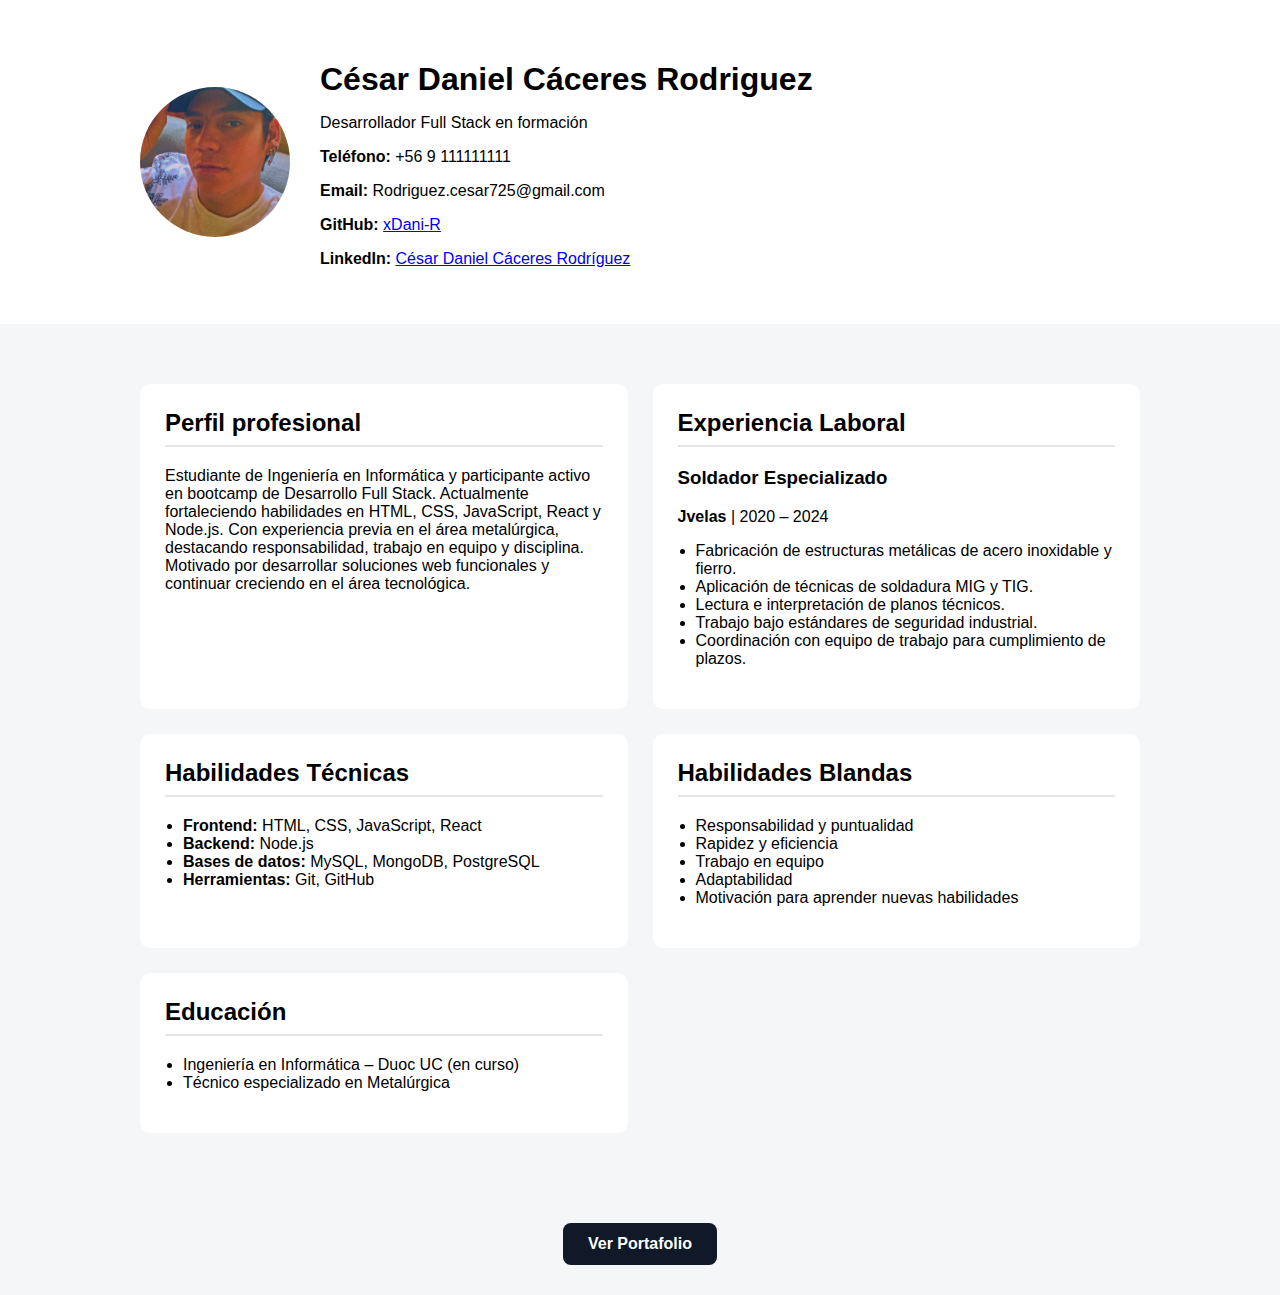
<file: html/index.html>
<!DOCTYPE html>
<html lang="es">

    <head>
        <meta charset="UTF-8">
        <meta name="viewport" content="width=device-width, initial-scale=1.0">
        <title>Currículum Vitae - César Cáceres</title>
        <!-- Enlazar el archivo CSS para estilos -->
        <link rel="stylesheet" href="/css/style_cv.css">
    </head>

    <body>
        <!-- ================= HEADER ================= -->
        <!-- Contiene la información principal: foto + datos personales -->
        <header>
            <div class="datos-personales"> <!-- Contenedor flexible (flexbox) -->

                <!-- Imagen de perfil -->
                <img class="foto-perfil" src="/img/foto_perfil.JPG" alt="Foto de perfil" width="130" height="210">

                <!-- Bloque de información personal -->
                <div class="informacion">
                    <h1>César Daniel Cáceres Rodriguez</h1>
                    <p>Desarrollador Full Stack en formación</p>

                    <!-- Datos de contacto -->
                    <div>
                        <p><strong>Teléfono:</strong> +56 9 111111111</p>
                        <p><strong>Email:</strong> Rodriguez.cesar725@gmail.com</p>
                        <p><strong>GitHub:</strong> <a href="https://github.com/xDani-R" target="_blank">xDani-R</a></p>
                        <p><strong>LinkedIn:</strong> <a
                                href="https://www.linkedin.com/in/c%C3%A9sar-c%C3%A1ceres-rodr%C3%ADguez/"
                                target="_blank">César Daniel Cáceres Rodríguez</a></p>
                    </div>
                </div>
            </div>
        </header>

        <!-- ================= MAIN ================= -->
        <!-- Contiene todas las secciones del CV -->
        <main>
            <div class="contenido"> <!-- Contenedor general con Grid -->

                <!-- Tarjeta: Perfil profesional -->
                <section class="tarjeta">
                    <h2>Perfil profesional</h2>
                    <p>
                        Estudiante de Ingeniería en Informática y participante activo en bootcamp de Desarrollo Full
                        Stack.
                        Actualmente fortaleciendo habilidades en HTML, CSS, JavaScript, React y Node.js.
                        Con experiencia previa en el área metalúrgica, destacando responsabilidad, trabajo en equipo y
                        disciplina.
                        Motivado por desarrollar soluciones web funcionales y continuar creciendo en el área
                        tecnológica.
                    </p>
                </section>

                <!-- Tarjeta: Experiencia laboral -->
                <section class="tarjeta">
                    <h2>Experiencia Laboral</h2>
                    <h3>Soldador Especializado</h3>
                    <p><strong>Jvelas</strong> | 2020 – 2024</p>
                    <ul>
                        <li>Fabricación de estructuras metálicas de acero inoxidable y fierro.</li>
                        <li>Aplicación de técnicas de soldadura MIG y TIG.</li>
                        <li>Lectura e interpretación de planos técnicos.</li>
                        <li>Trabajo bajo estándares de seguridad industrial.</li>
                        <li>Coordinación con equipo de trabajo para cumplimiento de plazos.</li>
                    </ul>
                </section>

                <!-- Tarjeta: Habilidades técnicas -->
                <section class="tarjeta">
                    <h2>Habilidades Técnicas</h2>
                    <ul>
                        <li><strong>Frontend:</strong> HTML, CSS, JavaScript, React</li>
                        <li><strong>Backend:</strong> Node.js</li>
                        <li><strong>Bases de datos:</strong> MySQL, MongoDB, PostgreSQL</li>
                        <li><strong>Herramientas:</strong> Git, GitHub</li>

                    </ul>
                </section>

                <!-- Tarjeta: Habilidades blandas -->
                <section class="tarjeta">
                    <h2>Habilidades Blandas</h2>
                    <ul>
                        <li>Responsabilidad y puntualidad</li>
                        <li>Rapidez y eficiencia</li>
                        <li>Trabajo en equipo</li>
                        <li>Adaptabilidad</li>
                        <li>Motivación para aprender nuevas habilidades</li>
                    </ul>
                </section>

                <!-- Tarjeta: Educación -->
                <section class="tarjeta">
                    <h2>Educación</h2>
                    <ul>
                        <li>Ingeniería en Informática – Duoc UC (en curso)</li>
                        <li>Técnico especializado en Metalúrgica</li>
                    </ul>
                </section>
            </div>
        </main>

        <!-- ================= FOOTER ================= -->
        <!-- Botón que lleva al portafolio -->
        <footer class="footer">
            <a href="/html/portafolio.html" target="_self" class="btn-portafolio">
                Ver Portafolio
            </a>
        </footer>
    </body>
</html>
</file>
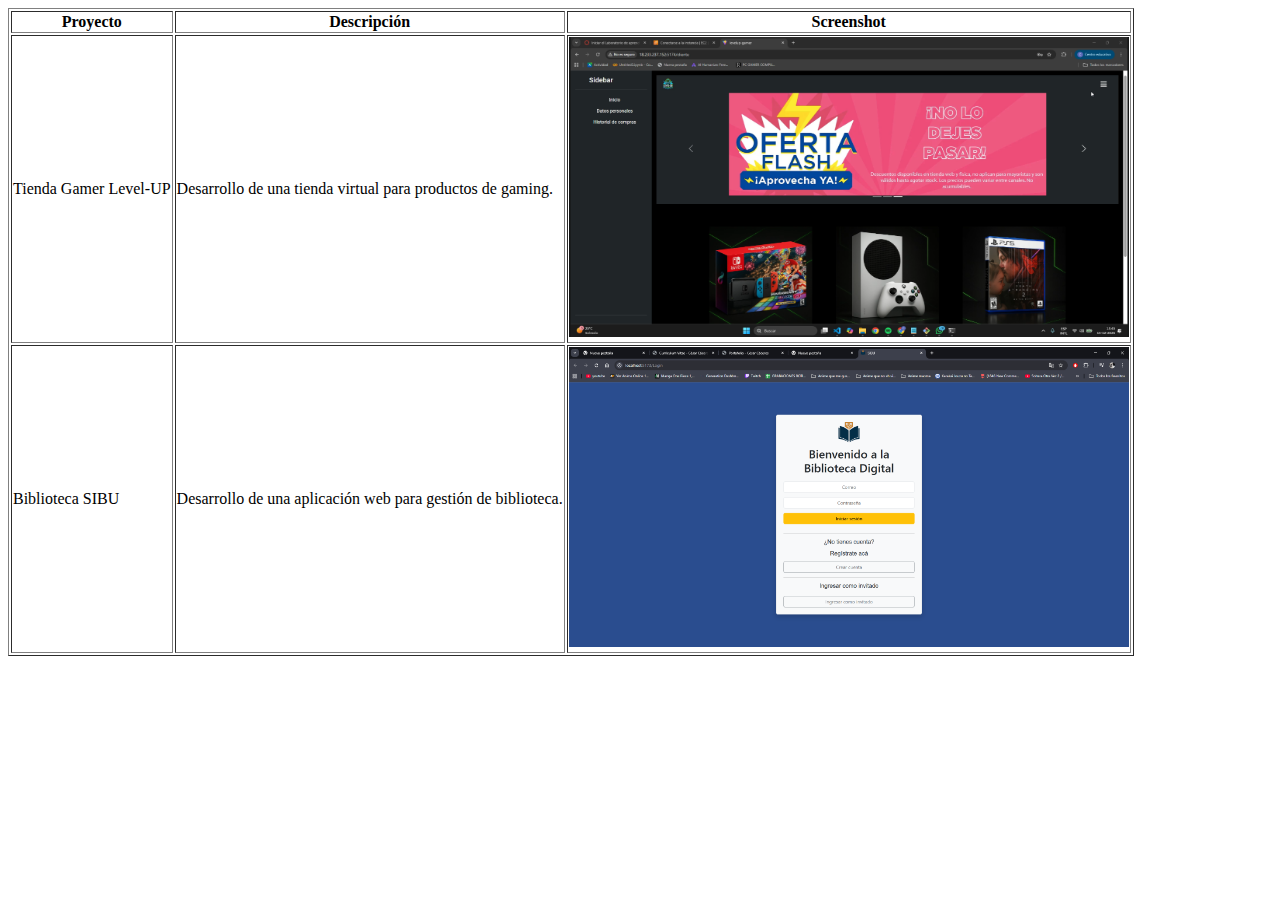
<file: html/portafolio.html>
<!DOCTYPE html>
<html lang="en">
<head>
    <meta charset="UTF-8">
    <meta name="viewport" content="width=device-width, initial-scale=1.0">
    <title>Portafolio - César Cáceres</title>
</head>
<body>

    <table border="1">
        <tr>
            <th>Proyecto</th>
            <th>Descripción</th>
            <th>Screenshot</th>
        </tr>
        <tr>
            <td>Tienda Gamer Level-UP</td>
            <td>Desarrollo de una tienda virtual para productos de gaming.</td>
            <td><img src="/img/proyecto1.png" alt="Screenshot Tienda Gamer Level-UP" width="560" height="300"></td>
        </tr>
        <tr>
            <td>Biblioteca SIBU</td>
            <td>Desarrollo de una aplicación web para gestión de biblioteca.</td>
            <td><img src="/img/proyecto2.png" alt="Screenshot Biblioteca SIBU" width="560" height="300"></td>
        </tr>
    </table>
    
</body>
</html>
</file>
<file: css/style_cv.css>
/* ================= CONFIGURACIÓN GENERAL ================= */
body {
    margin: 0; /* Quita el margen por defecto del navegador */
    font-family: Arial, sans-serif;
    background-color: #f4f6f8; /* Fondo gris claro */
}

/* ================= HEADER ================= */
header {
    background-color: #ffffff;
    padding: 40px 20px;
}

/* Contenedor que usa Flexbox para alinear foto y texto */
.datos-personales {
    display: flex; /* Activa flexbox */
    align-items: center; /* Centra verticalmente los elementos */
    gap: 30px; /* Espacio entre la foto y el texto */
    max-width: 1000px; /* Ancho máximo del contenedor */ 
    margin: 0 auto; /* Centra el contenedor horizontalmente */
}

/* Imagen circular */
.foto-perfil { 
    width: 150px;  /* Ancho fijo para la foto */
    height: 150px; /* Alto fijo para la foto */
    border-radius: 50%; /* Hace la imagen circular */
    object-fit: cover; /* Evita que la imagen se estire o distorsione */
}

/* ================= CONTENIDO PRINCIPAL ================= */
/* Contenedor general con Grid para las tarjetas */
.contenido { 
    max-width: 1000px;
    margin: 40px auto;
    padding: 20px;
    display: grid;
    grid-template-columns: 1fr 1fr;
    gap: 25px;
}

/* ===================== TARJETAS ================= */
.tarjeta {
    background-color: #ffffff;
    padding: 25px;
    border-radius: 10px;
}

/* ===================== ESTILOS DE TEXTO ================= */
h1 {
    margin-bottom: 5px;
}

h2 {
    margin-top: 0;
    border-bottom: 2px solid #e5e5e5;
    padding-bottom: 8px;
}

ul {
    padding-left: 18px;
}

/* ===================== FOOTER ================= */
.footer {
    text-align: center;
    padding: 30px;
}

/* Botón estilo tech */
.btn-portafolio {
    display: inline-block;
    padding: 12px 25px;
    background-color: #111827;
    color: #ffffff;
    text-decoration: none;
    border-radius: 8px;
    font-weight: bold;
    transition: 0.3s ease;
}

/* Efecto hover para el botón */
.btn-portafolio:hover {
    background-color: #2563eb;
    transform: translateY(-2px);
}

/* ================= PORTAFOLIO ================= */

.img-proyecto {
    width: 100%;
    border-radius: 8px;
    margin-top: 15px;
}
</file>
